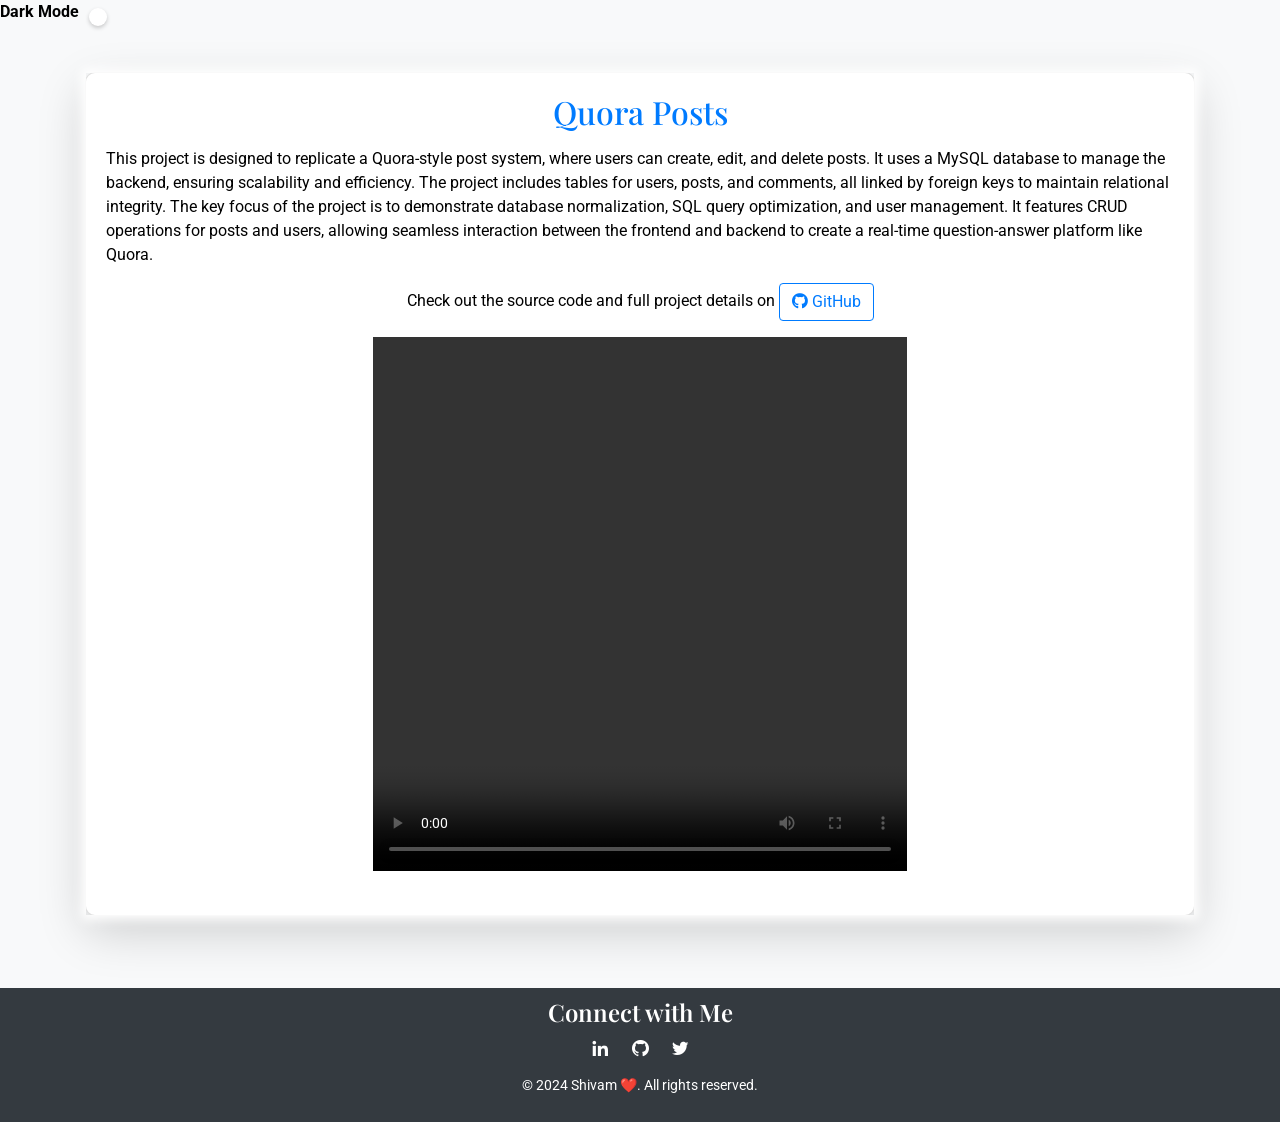
<file: Node/Node.html>
<!DOCTYPE html>
<html lang="en">
<head>
    <meta charset="UTF-8">
    <meta name="viewport" content="width=device-width, initial-scale=1.0">
    <title>Quora Project</title>
    <link rel="icon" href="../assets/img/S.jpg" type="image/x-icon">

    <!-- Boxicons CSS -->
    <link href='https://cdn.jsdelivr.net/npm/boxicons@2.0.5/css/boxicons.min.css' rel='stylesheet'>

    <!-- Bootstrap CSS -->
    <link href="https://stackpath.bootstrapcdn.com/bootstrap/4.5.2/css/bootstrap.min.css" rel="stylesheet">

    <!-- Font Awesome for GitHub icon -->
    <link rel="stylesheet" href="https://cdnjs.cloudflare.com/ajax/libs/font-awesome/5.15.4/css/all.min.css">
    <link href="https://fonts.googleapis.com/css2?family=EB+Garamond:wght@400;500;600;700&display=swap" rel="stylesheet">

    <style>


@import url('https://fonts.googleapis.com/css2?family=Playfair+Display:wght@700&family=Roboto:wght@400&display=swap');


h1, h2, h3, h4, h5, h6 {
    font-family: 'Playfair Display', serif;
}

p {
    font-family: 'Roboto', sans-serif;
}
        body {
            background-color: #f8f9fa; /* Light mode background */
            color: #000; /* Light mode text color */
            transition: background-color 0.3s, color 0.3s; /* Smooth transition */
        }

        .dark-mode {
            background-color: #000000; /* Dark mode background */
            color: #fff; /* Dark mode text color */
        }

        .card {
            background-color: #fff; /* Light mode card background */
            color: #000; /* Light mode text */
            transition: background-color 0.3s, color 0.3s;
            border-radius: 10px;
            box-shadow: 0 4px 12px rgba(0, 0, 0, 0.2);
        }

        .dark-mode .card {
            background-color: #333; /* Dark mode card background */
            color: #fff; /* Dark mode text */
            box-shadow: 0 4px 15px rgba(255, 255, 255, 0.8)
        }

        .video-container {
            max-width: 50%;
            margin: 0 auto;  /* Center the video */
        }


        html, body {
    height: 100%; /* Make sure the body takes the full height */
    margin: 0;
    display: flex;
    flex-direction: column;
}

.content {
    flex: 1; /* Let content grow to take available space */
}

        .footer {
            background-color: #343a40;
            color: #fff;
            padding: 10px 0;
    text-align: center;
    width: 100%;
    position: relative; /* Default non-sticky footer */
    transition: position 0.3s;
}

.footer.sticky {
    position: absolute;
    bottom: 0;
    left: 0;
    right: 0;
}

        .footer__title {
            font-size: 24px;
            font-weight: 600;
        }

        .footer__social a {
            color: #fff;
            font-size: 20px;
        }

        .footer__copy {
            margin-top: 10px;
            font-size: 14px;
        }

        /* Dark mode toggle styles */
        .toggle-container {
            display: flex;
            align-items: center;
            margin-bottom: 20px;
        }

        .toggle-label {
            margin-right: 10px;
            font-weight: bold;
        }

        .slider {
            position: relative;
            width: 40px;
            height: 20px;
            background-color: #ccc;
            border-radius: 20px;
            cursor: pointer;
            transition: background-color 0.3s;
        }

        input[type="checkbox"] {
            display: none;
        }

        input[type="checkbox"]:checked + .slider {
            background-color: #4caf50;
        }

        .slider:before {
            position: absolute;
            content: "";
            width: 18px;
            height: 18px;
            border-radius: 50%;
            background-color: white;
            transition: transform 0.3s;
            box-shadow: 0 2px 4px rgba(0, 0, 0, 0.2);
        }

        input[type="checkbox"]:checked + .slider:before {
            transform: translateX(20px);
        }
    </style>
</head>
<body>
    <div class="content">
    <!-- Dark Mode Toggle -->
    <div class="toggle-container text-center">
        <span class="toggle-label">Dark Mode</span>
        <label>
            <input type="checkbox" onchange="toggleDarkMode()" />
            <span class="slider"></span>
        </label>
    </div>

    <!-- Quora Project Content -->
    <div class="container mt-5">
        <div class="card shadow-lg">
            <div class="card-body" style="box-shadow: 0 0 10px 5px white;">

                <h2 class="card-title text-center text-primary">Quora Posts</h2>
                <p class="card-text mt-3">
                    This project is designed to replicate a Quora-style post system, where users can create, edit, and delete posts. 
                    It uses a MySQL database to manage the backend, ensuring scalability and efficiency. 
                    The project includes tables for users, posts, and comments, all linked by foreign keys to maintain relational integrity.
                    The key focus of the project is to demonstrate database normalization, SQL query optimization, and user management. 
                    It features CRUD operations for posts and users, allowing seamless interaction between the frontend and backend to create a real-time question-answer platform like Quora.
                </p>
                
                <!-- GitHub repository link -->
                <p class="text-center">
                    Check out the source code and full project details on 
                    <a href="https://github.com/ShivamGupta2003/Quora-Node-Project-" target="_blank" class="btn btn-outline-primary">
                        <i class="fab fa-github"></i> GitHub
                    </a>
                </p>

                <!-- Video demo of the project -->
                <div class="video-container mb-4" style="box-shadow: 0 0 2px 4px white;">
                    <div class="embed-responsive embed-responsive-1by1">
                        <video controls class="embed-responsive-item">
                            <source src="Quora.mp4" type="video/mp4">
                            Your browser does not support the video tag.
                        </video>
                    </div>
                </div>
            </div>
        </div>
    </div>
    </div>

    <br>
    <br>
    <br>
    

    <!-- Footer -->
    <footer class="footer text-center">
        <div class="container">
            <h2 class="footer__title">Connect with Me</h2>
            <div class="footer__social">
                <a href="https://www.linkedin.com/in/shivam-gupta-a44114229/" class="footer__icon mx-2"><i class='bx bxl-linkedin'></i></a>
                <a href="https://github.com/ShivamGupta2003" class="footer__icon mx-2"><i class='bx bxl-github'></i></a>
                <a href="https://x.com/ShivamGupt23238" class="footer__icon mx-2"><i class='bx bxl-twitter'></i></a>
            </div>
            <p class="footer__copy">© 2024 Shivam ❤️. All rights reserved.</p>
        </div>
    </footer>

    <!-- Bootstrap JS and dependencies -->
    <script src="https://code.jquery.com/jquery-3.5.1.slim.min.js"></script>
    <script src="https://cdn.jsdelivr.net/npm/bootstrap@4.5.2/dist/js/bootstrap.bundle.min.js"></script>

    <!-- Dark Mode Script -->
    <script>

window.onload = function() {
    checkFooterPosition();
};

window.onresize = function() {
    checkFooterPosition();
};

function checkFooterPosition() {
    const body = document.body;
    const html = document.documentElement;
    const contentHeight = body.scrollHeight; // Total content height
    const viewHeight = window.innerHeight; // Viewport height

    const footer = document.querySelector('.footer');

    if (contentHeight < viewHeight) {
        // If content is shorter than viewport, make the footer sticky
        footer.classList.add('sticky');
    } else {
        // Otherwise, remove sticky behavior
        footer.classList.remove('sticky');
    }
}




// ????????????????
        function toggleDarkMode() {
            document.body.classList.toggle('dark-mode');
            // Save dark mode preference in localStorage
            const isDarkMode = document.body.classList.contains('dark-mode');
            localStorage.setItem('darkMode', isDarkMode);
        }
    
        // Check localStorage for dark mode preference on page load
        window.onload = function() {
            // Check if a preference is saved in localStorage
            const storedPreference = localStorage.getItem('darkMode');
            
            if (storedPreference !== null) {
                // If a preference exists, use it
                const isDarkMode = storedPreference === 'true';
                if (isDarkMode) {
                    document.body.classList.add('dark-mode');
                    const checkbox = document.querySelector('input[type="checkbox"]');
                    if (checkbox) {
                        checkbox.checked = true;
                    }
                }
            } else {
                // Automatically apply dark mode based on user's system preference
                const prefersDarkScheme = window.matchMedia("(prefers-color-scheme: dark)").matches;
                if (prefersDarkScheme) {
                    document.body.classList.add('dark-mode');
                    localStorage.setItem('darkMode', true); // Save this preference
                    const checkbox = document.querySelector('input[type="checkbox"]');
                    if (checkbox) {
                        checkbox.checked = true;
                    }
                }
            }
        };
    </script>

</body>
</html>
</file>
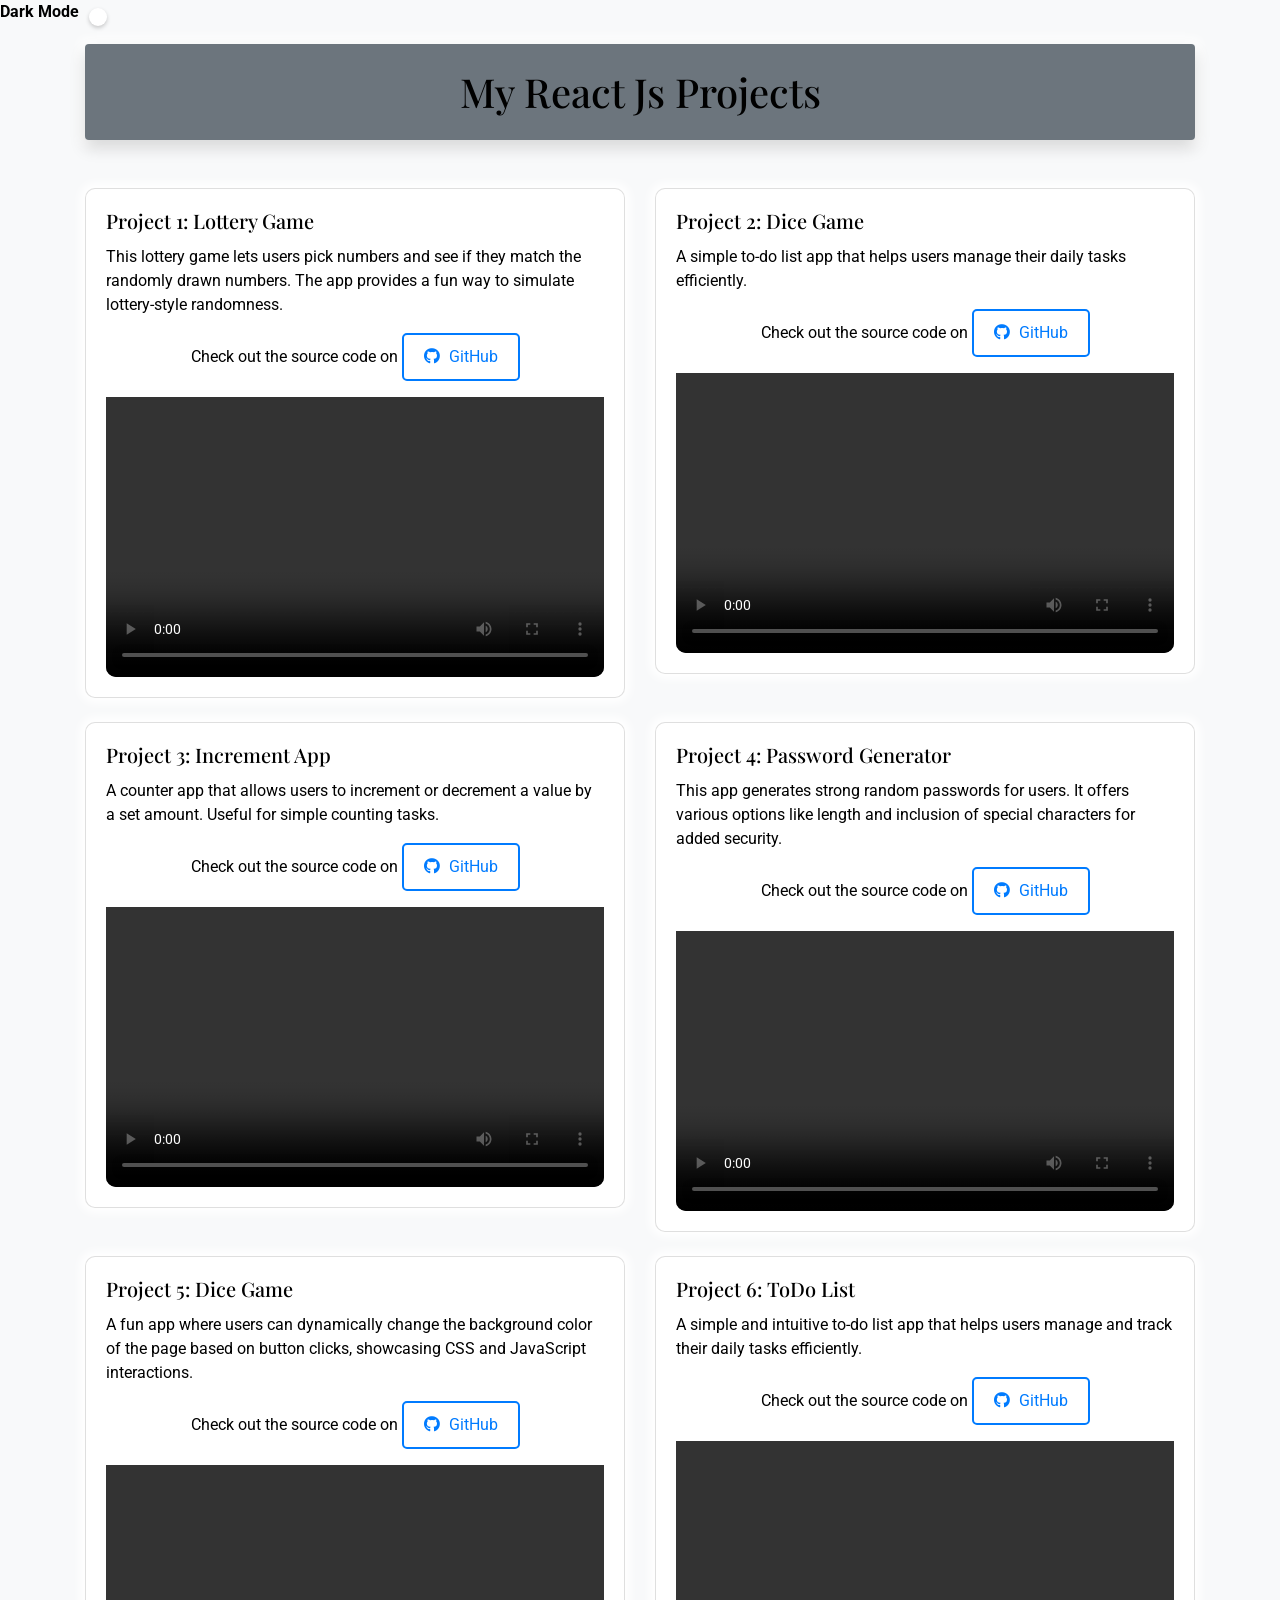
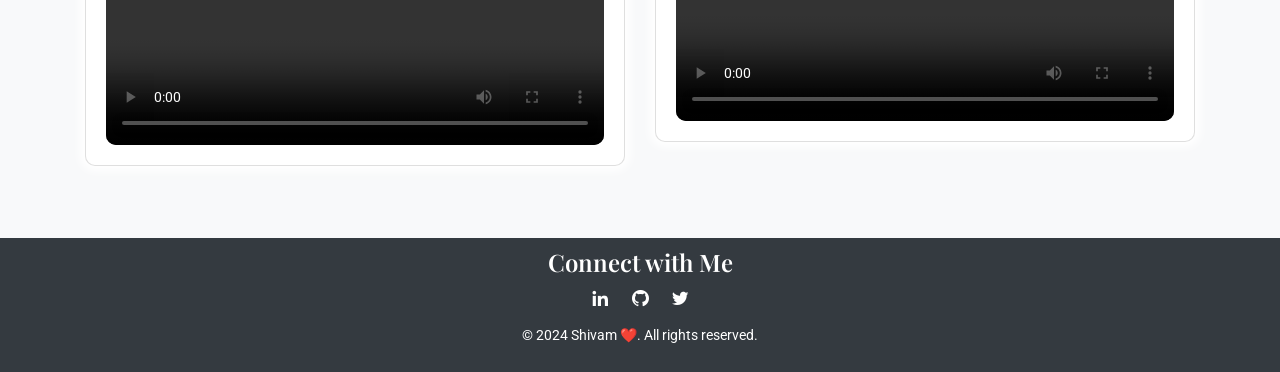
<file: React/React.html>
<!DOCTYPE html>
<html lang="en">
<head>
    <meta charset="UTF-8">
    <meta name="viewport" content="width=device-width, initial-scale=1.0">
    <title>Web Projects</title>

    <link rel="icon" href="../assets/img/S.jpg" type="image/x-icon">
    <link href='https://cdn.jsdelivr.net/npm/boxicons@2.0.5/css/boxicons.min.css' rel='stylesheet'>
    <link href="https://stackpath.bootstrapcdn.com/bootstrap/4.5.2/css/bootstrap.min.css" rel="stylesheet">
    <link rel="stylesheet" href="https://cdnjs.cloudflare.com/ajax/libs/font-awesome/5.15.4/css/all.min.css">
    <style>

@import url('https://fonts.googleapis.com/css2?family=Playfair+Display:wght@700&family=Roboto:wght@400&display=swap');


h1, h2, h3, h4, h5, h6 {
    font-family: 'Playfair Display', serif;
}

p {
    font-family: 'Roboto', sans-serif;
}

        body {
            background-color: #f8f9fa; /* Light mode background */
            color: #000; /* Light mode text color */
            transition: background-color 0.3s, color 0.3s; /* Smooth transition for background and text color */
            
        }

        .dark-mode {
            background-color: #000000; /* Black dark mode background */
            color: #fff; /* White text for dark mode */
        }

        h1, .card-title, .card-text, .footer__title, .footer__copy {
            transition: color 0.3s; /* Smooth transition for text color */
        }

        .project-card {
            border-radius: 10px;
            box-shadow: 0 4px 12px rgba(0, 0, 0, 0.2); /* Default shadow */
            position: relative;
            overflow: hidden;
            transition: transform 0.3s ease, box-shadow 0.3s ease;
            background-color: #fff; /* Default card background */
            color: #000; /* Default text color inside card */
        }

        .project-card:hover {
            transform: scale(1.05);
            box-shadow: 0 8px 24px rgba(0, 0, 0, 0.3);
        }

        /* Card styling in dark mode */
        .dark-mode .project-card {
            background-color: #333; /* Dark background for card */
            color: #fff; /* Light text for dark mode */
        }

        .toggle-container {
            display: flex;
            align-items: center;
            margin-bottom: 20px;
        }

        .toggle-label {
            margin-right: 10px;
            font-weight: bold;
        }

        .slider {
            position: relative;
            width: 40px;
            height: 20px;
            background-color: #ccc;
            border-radius: 20px;
            cursor: pointer;
            transition: background-color 0.3s;
        }

        input[type="checkbox"] {
            display: none; /* Hide the checkbox */
        }

        input[type="checkbox"]:checked + .slider {
            background-color: #4caf50; /* Slider color when checked */
        }

        .slider:before {
            position: absolute;
            content: "";
            width: 18px;
            height: 18px;
            border-radius: 50%;
            background-color: white;
            transition: transform 0.3s;
            box-shadow: 0 2px 4px rgba(0, 0, 0, 0.2); /* Slider shadow */
        }

        input[type="checkbox"]:checked + .slider:before {
            transform: translateX(20px); /* Move slider when checked */
        }

        html, body {
    height: 100%; /* Make sure the body takes the full height */
    margin: 0;
    display: flex;
    flex-direction: column;
}

.content {
    flex: 1; /* Let content grow to take available space */
}

        .footer {
            background-color: #343a40; /* Dark background for footer */
            color: #fff;
            padding: 10px 0;
    text-align: center;
    width: 100%;
    position: relative; /* Default non-sticky footer */
    transition: position 0.3s;
}

.footer.sticky {
    position: absolute;
    bottom: 0;
    left: 0;
    right: 0;
}

        .footer__title {
            font-size: 24px;
            font-weight: 600;
        }

        .footer__social a {
            color: #fff;
            font-size: 20px;
        }

        .footer__copy {
            margin-top: 10px;
            font-size: 14px;
        }

        /* Card video styling */
        .embed-responsive {
            border-radius: 0 0 10px 10px; /* Rounded corners for embedded video */
        }

        /* Button link improvements */
        .github-btn {
            display: inline-block;
            padding: 10px 20px;
            font-size: 16px;
            color: #007bff;
            text-decoration: none;
            border: 2px solid #007bff;
            border-radius: 5px;
            transition: background-color 0.3s, color 0.3s;
        }

        .github-btn:hover {
            background-color: #007bff;
            color: white;
        }

        .github-btn i {
            margin-right: 5px;
        }


         .car-body{
             box-shadow: 0 0 10px 5px white;
         }
         .ca-body{
             box-shadow: 0 0 2px 3px white;
         }
    </style>
</head>
<body>
    <div class="content">
    <div class="toggle-container">
        <span class="toggle-label">Dark Mode</span>
        <label>
            <input type="checkbox" onchange="toggleDarkMode()" />
            <span class="slider"></span>
        </label>
    </div>

    <div class="container">
     <div class="car-body">
        <h1 class="text-center bg-secondary py-4 rounded mb-4 shadow ">My React Js Projects</h1>
     </div>

        <div class="row mt-5 mb-5">
            <!-- Project 1 -->
            <div class="col-md-6 mb-4">
                <div class="card project-card car-body">
                    <div class="card-body">
                        <h5 class="card-title">Project 1: Lottery Game
                        </h5>
                        <p class="card-text">
                            This lottery game lets users pick numbers and see if they match the randomly drawn numbers. The app provides a fun way to simulate lottery-style randomness.
                        </p>
                        <p class="text-center">
                            Check out the source code on 
                            <a href="https://github.com/ShivamGupta2003/React-Project/tree/main/lottery-game-n" target="_blank" class="github-btn">
                                <i class="fab fa-github"></i> GitHub
                            </a>
                        </p>
                        <div class="embed-responsive embed-responsive-16by9">
                            <video controls class="embed-responsive-item">
                                <source src="LotteryGame.mp4" type="video/mp4">
                                Your browser does not support the video tag.
                            </video>
                        </div>
                    </div>
                </div>
            </div>

            <!-- Project 2 -->
            <div class="col-md-6 mb-4">
                <div class="card project-card car-body">
                    <div class="card-body">
                        <h5 class="card-title">Project 2: Dice Game</h5>
                        <p class="card-text">
                            A simple to-do list app that helps users manage their daily tasks efficiently.
                        </p>
                        <p class="text-center">
                            Check out the source code on 
                            <a href="https://github.com/ShivamGupta2003/React-Project/tree/main/game-guess" target="_blank" class="github-btn">
                                <i class="fab fa-github"></i> GitHub
                            </a>
                        </p>
                        <div class="embed-responsive embed-responsive-16by9">
                            <video controls class="embed-responsive-item">
                                <source src="DiceGame.mp4"type="video/mp4">
                                Your browser does not support the video tag.
                            </video>
                        </div>
                    </div>
                </div>
            </div>


            <div class="col-md-6 mb-4">
                <div class="card project-card car-body">
                    <div class="card-body">
                        <h5 class="card-title">Project 3: Increment App</h5>
                        <p class="card-text">
                            A counter app that allows users to increment or decrement a value by a set amount. Useful for simple counting tasks.
                        </p>
                        <p class="text-center">
                            Check out the source code on 
                            <a href="https://github.com/ShivamGupta2003/React-Project/tree/main/increment"  target="_blank" class="github-btn">
                                <i class="fab fa-github"></i> GitHub
                            </a>
                        </p>
                        <div class="embed-responsive embed-responsive-16by9">
                            <video controls class="embed-responsive-item">
                                <source src="increment.mp4" type="video/mp4">
                                Your browser does not support the video tag.
                            </video>
                        </div>
                    </div>
                </div>
            </div>

            <div class="col-md-6 mb-4">
                <div class="card project-card car-body">
                    <div class="card-body">
                        <h5 class="card-title">Project 4: Password Generator</h5>
                        <p class="card-text">
                            This app generates strong random passwords for users. It offers various options like length and inclusion of special characters for added security.
                        </p>
                        <p class="text-center">
                            Check out the source code on 
                            <a href="https://github.com/ShivamGupta2003/React-Project/tree/main/passwordgenreact" target="_blank" class="github-btn">
                                <i class="fab fa-github"></i> GitHub
                            </a>
                        </p>
                        <div class="embed-responsive embed-responsive-16by9">
                            <video controls class="embed-responsive-item">
                                <source src="password.mp4"type="video/mp4">
                                Your browser does not support the video tag.
                            </video>
                        </div>
                    </div>
                </div>
            </div>


            <div class="col-md-6 mb-4">
                <div class="card project-card car-body">
                    <div class="card-body">
                        <h5 class="card-title">Project 5: Dice Game</h5>
                        <p class="card-text">
                            A fun app where users can dynamically change the background color of the page based on button clicks, showcasing CSS and JavaScript interactions.
                        </p>
                        <p class="text-center">
                            Check out the source code on 
                            <a href="https://github.com/ShivamGupta2003/React-Project/tree/main/colorchange" target="_blank" class="github-btn">
                                <i class="fab fa-github"></i> GitHub
                            </a>
                        </p>
                        <div class="embed-responsive embed-responsive-16by9">
                            <video controls class="embed-responsive-item">
                                <source src="colorchange.mp4" type="video/mp4">
                                Your browser does not support the video tag.
                            </video>
                        </div>
                    </div>
                </div>
            </div>


            <div class="col-md-6 mb-4">
                <div class="card project-card car-body">
                    <div class="card-body">
                        <h5 class="card-title">Project 6: ToDo List</h5>
                        <p class="card-text">
                            A simple and intuitive to-do list app that helps users manage and track their daily tasks efficiently.
                        </p>
                        <p class="text-center">
                            Check out the source code on 
                            <a href="https://github.com/ShivamGupta2003/React-Project/tree/main/reduxtodo" target="_blank" class="github-btn">
                                <i class="fab fa-github"></i> GitHub
                            </a>
                        </p>
                        <div class="embed-responsive embed-responsive-16by9 ca">
                            <video controls class="embed-responsive-item ">
                                <source src="todoreact.mp4" type="video/mp4">
                                Your browser does not support the video tag.
                            </video>
                        </div>
                    </div>
                </div>
            </div>




        </div>
    </div>

    </div>
    <footer class="footer text-center">
        <div class="container">
            <h2 class="footer__title">Connect with Me</h2>
            <div class="footer__social">
                <a href="https://www.linkedin.com/in/shivam-gupta-a44114229/" class="footer__icon mx-2"><i class='bx bxl-linkedin'></i></a>
                <a href="https://github.com/ShivamGupta2003" class="footer__icon mx-2"><i class='bx bxl-github'></i></a>
                <a href="https://x.com/ShivamGupt23238" class="footer__icon mx-2"><i class='bx bxl-twitter'></i></a>
            </div>
            <p class="footer__copy">© 2024 Shivam ❤️. All rights reserved.</p>
        </div>
    </footer>

    <script>


window.onload = function() {
    checkFooterPosition();
};

window.onresize = function() {
    checkFooterPosition();
};

function checkFooterPosition() {
    const body = document.body;
    const html = document.documentElement;
    const contentHeight = body.scrollHeight; // Total content height
    const viewHeight = window.innerHeight; // Viewport height

    const footer = document.querySelector('.footer');

    if (contentHeight < viewHeight) {
        // If content is shorter than viewport, make the footer sticky
        footer.classList.add('sticky');
    } else {
        // Otherwise, remove sticky behavior
        footer.classList.remove('sticky');
    }
}



// ?????????????????????????
        function toggleDarkMode() {
            document.body.classList.toggle('dark-mode');
            // Save dark mode preference in localStorage
            const isDarkMode = document.body.classList.contains('dark-mode');
            localStorage.setItem('darkMode', isDarkMode);
        }
    
        // Check localStorage for dark mode preference on page load
        window.onload = function() {
            // Check if a preference is saved in localStorage
            const storedPreference = localStorage.getItem('darkMode');
            
            if (storedPreference !== null) {
                // If a preference exists, use it
                const isDarkMode = storedPreference === 'true';
                if (isDarkMode) {
                    document.body.classList.add('dark-mode');
                    const checkbox = document.querySelector('input[type="checkbox"]');
                    if (checkbox) {
                        checkbox.checked = true;
                    }
                }
            } else {
                // Automatically apply dark mode based on user's system preference
                const prefersDarkScheme = window.matchMedia("(prefers-color-scheme: dark)").matches;
                if (prefersDarkScheme) {
                    document.body.classList.add('dark-mode');
                    localStorage.setItem('darkMode', true); // Save this preference
                    const checkbox = document.querySelector('input[type="checkbox"]');
                    if (checkbox) {
                        checkbox.checked = true;
                    }
                }
            }
        };
    </script>
    

    <script src="https://cdnjs.cloudflare.com/ajax/libs/jquery/3.5.1/jquery.min.js"></script>
    <script src="https://cdn.jsdelivr.net/npm/@popperjs/core@2.4.4/dist/umd/popper.min.js"></script>
    <script src="https://stackpath.bootstrapcdn.com/bootstrap/4.5.2/js/bootstrap.min.js"></script>
</body>
</html>
</file>
